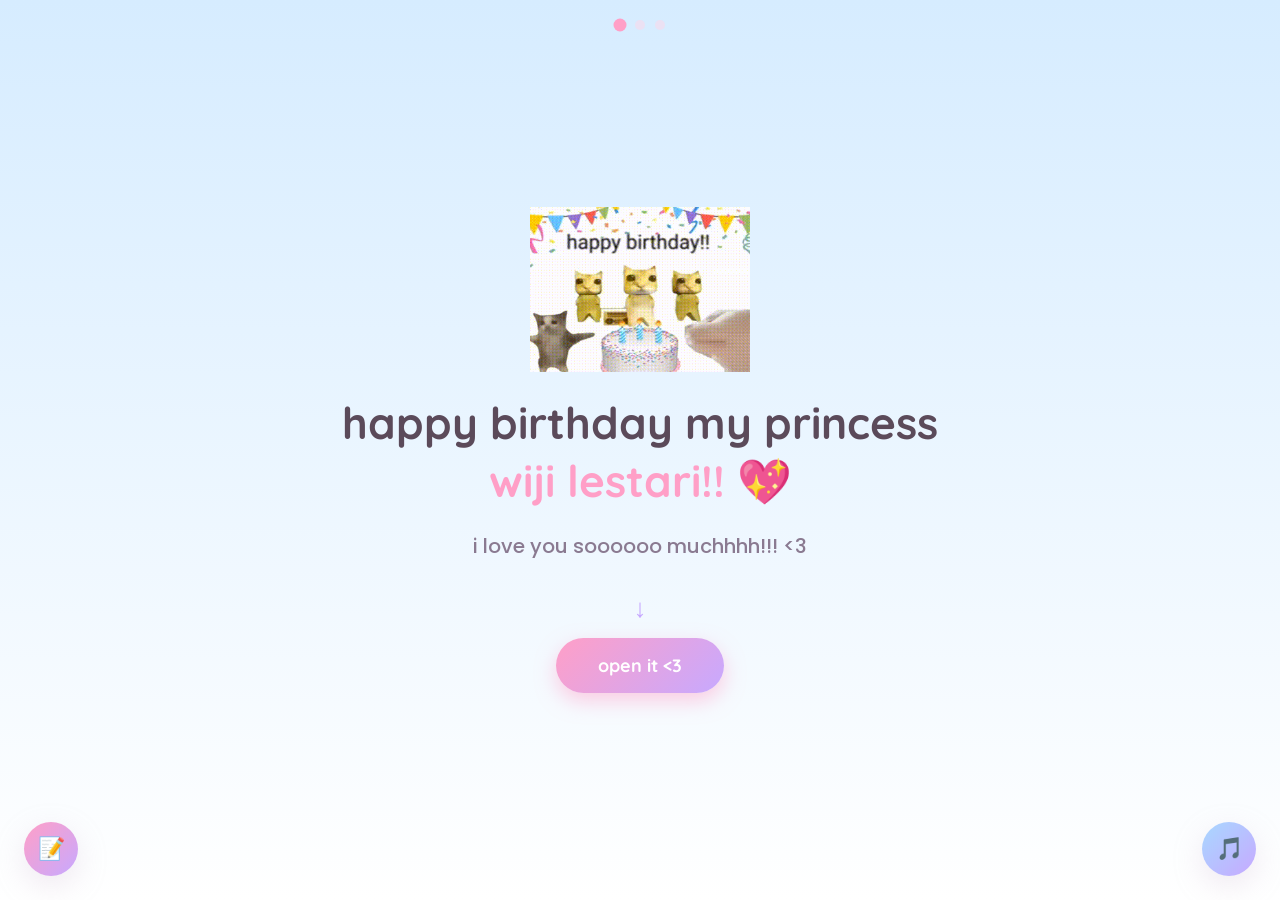
<file: index.html>
<!DOCTYPE html>
<html lang="en">
<head>
<meta charset="UTF-8">
<meta name="viewport" content="width=device-width, initial-scale=1.0">
<title>selamat hbd iyh</title>
<link rel="preconnect" href="https://fonts.googleapis.com">
<link rel="preconnect" href="https://fonts.gstatic.com" crossorigin>
<link href="https://fonts.googleapis.com/css2?family=Poppins:wght@300;400;500;600;700;800&family=Quicksand:wght@500;600;700&display=swap" rel="stylesheet">

<!-- CSS & JS dipakai bareng di semua halaman -->
<link rel="stylesheet" href="css/style.css">
</head>
<body class="blur-in-start">

  <!-- floating hearts/stars, dijalankan oleh js/script.js -->
  <div id="floating-bg"></div>

  <!-- titik navigasi kecil di atas: halaman 1 dari 3 -->
  <nav class="page-nav">
    <a href="index.html" class="active"></a>
    <a href="gallery.html"></a>
    <a href="letter.html"></a>
  </nav>

  <!-- ================================================================
       HALAMAN 1 — HERO / INTRO

       Catatan: tombol musik & elemen <audio> TIDAK ditaruh manual
       di sini lagi — sekarang dibuat otomatis lewat js/script.js
       (biar musiknya bisa terus lanjut walau pindah ke gallery.html
       atau letter.html). Kalau mau ganti lagu, edit langsung file
       assets/music.mp3, bukan di HTML ini.
  ================================================================= -->
  <section id="hero" class="page">
    <div class="hero-content">

      <!-- ⬇⬇⬇ GANTI GIF DI SINI (Hero / Welcome GIF) ⬇⬇⬇
           Sekarang masih pakai DUMMY: assets/hero.gif
           Nanti tinggal timpa file assets/hero.gif dengan GIF
           kamu sendiri (nama file HARUS SAMA: hero.gif), atau
           kalau mau nama file beda, ganti juga src di bawah ini. -->
      <div class="gif-frame">
        <img src="assets/hero.gif" alt="cute welcome gif">
      </div>
      <!-- ⬆⬆⬆ AKHIR HERO GIF ⬆⬆⬆ -->

      <h1 class="hero-title">happy birthday my princess<span> wiji lestari!!</span> 💖</h1>
      <p class="hero-subtitle">i love you soooooo muchhhh!!! &lt;3</p>

      <!-- tombol ini pindah ke HALAMAN gallery.html -->
      <div class="scroll-hint">↓</div>
    </div>
    <a href="gallery.html" class="nav-btn">open it &lt;3</a>
  </section>

  <script src="js/script.js"></script>
</body>
</html>
</file>
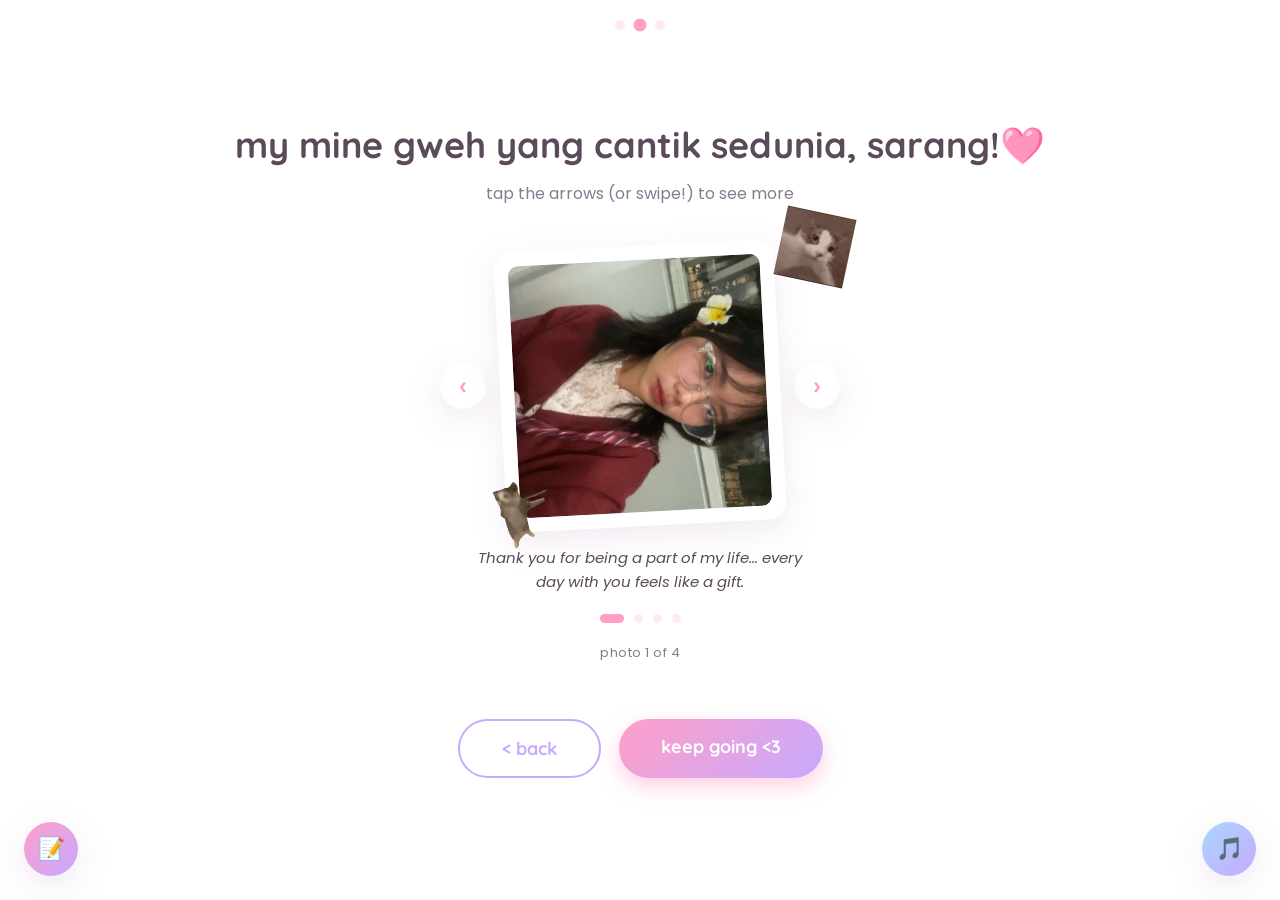
<file: gallery.html>
<!DOCTYPE html>
<html lang="en">
<head>
<meta charset="UTF-8">
<meta name="viewport" content="width=device-width, initial-scale=1.0">
<title>pretty girl</title>
<link rel="preconnect" href="https://fonts.googleapis.com">
<link rel="preconnect" href="https://fonts.gstatic.com" crossorigin>
<link href="https://fonts.googleapis.com/css2?family=Poppins:wght@300;400;500;600;700;800&family=Quicksand:wght@500;600;700&display=swap" rel="stylesheet">

<link rel="stylesheet" href="css/style.css">
</head>
<body class="blur-in-start">

  <div id="floating-bg"></div>

  <!-- titik navigasi kecil di atas: halaman 2 dari 3 -->
  <nav class="page-nav">
    <a href="index.html"></a>
    <a href="gallery.html" class="active"></a>
    <a href="letter.html"></a>
  </nav>

  <!-- ================================================================
       HALAMAN 2 — INTERACTIVE PHOTO SLIDESHOW
       Satu foto ditampilkan dalam satu waktu, dia bisa klik
       panah kiri/kanan (atau swipe di HP, atau titik dot) buat
       lihat foto berikutnya. Captionnya ganti otomatis mengikuti
       foto yang sedang tampil.
  ================================================================= -->
  <section id="gallery" class="page">
    <h2 class="gallery-heading">my mine gweh yang cantik sedunia, sarang!<span class="heart">🩷</span></h2>
    <p class="gallery-sub">tap the arrows (or swipe!) to see more</p>

    <div class="slideshow-wrap">

      <!-- ⬇ GIF dekorasi kecil di pojok — masih DUMMY: assets/sparkle1.gif
           Timpa file itu nanti dengan GIF kecil favoritmu. -->
      <div class="corner-deco">
        <img src="assets/sparkle1.gif" alt="sparkle decoration">
      </div>

      <div class="slide-stage">
        <button class="arrow-btn" id="prevBtn" aria-label="previous photo">‹</button>

        <div class="photo-stage" id="photoStage">
          <!-- foto ditata seperti polaroid dengan sedikit kemiringan -->
          <div class="polaroid" id="polaroid">
            <div class="photo-frame">
              <!-- ⬇ FOTO-FOTO ASLI DIATUR LEWAT js/gallery.js
                   (di array `photos` bagian atas file itu), bukan di
                   sini. Ganti path/caption di sana ya — <img> ini
                   cuma "layar" yang diisi otomatis oleh JavaScript. -->
              <img id="currentPhoto" src="photos/photo1.jpg" alt="memory one">
            </div>
          </div>

          <!-- ⬇ GIF dekorasi kecil di sisi kiri-bawah polaroid —
               masih DUMMY: assets/sparkle2.gif. Timpa file itu
               nanti dengan GIF kecil favoritmu. -->
          <div class="bottom-left-deco">
            <img src="assets/sparkle2.gif" alt="sparkle decoration">
          </div>
        </div>

        <button class="arrow-btn" id="nextBtn" aria-label="next photo">›</button>
      </div>

      <!-- caption ganti otomatis mengikuti foto yang tampil -->
      <p class="caption" id="currentCaption">Thank you for being a part of my life... every day with you feels like a gift.</p>

      <!-- titik-titik indikator, bisa diklik langsung ke foto tertentu -->
      <div class="dots" id="dots">
        <button class="dot active" data-index="0" aria-label="photo 1"></button>
        <button class="dot" data-index="1" aria-label="photo 2"></button>
        <button class="dot" data-index="2" aria-label="photo 3"></button>
        <button class="dot" data-index="3" aria-label="photo 4"></button>
      </div>

      <p class="counter" id="counter">photo 1 of 4</p>
    </div>

    <!-- tombol pindah halaman: balik ke hero, atau lanjut ke surat -->
    <div class="page-buttons">
      <a href="index.html" class="nav-btn secondary">&lt; back</a>
      <a href="letter.html" class="nav-btn">keep going &lt;3</a>
    </div>
  </section>

  <script src="js/script.js"></script>
  <script src="js/gallery.js"></script>
</body>
</html>
</file>
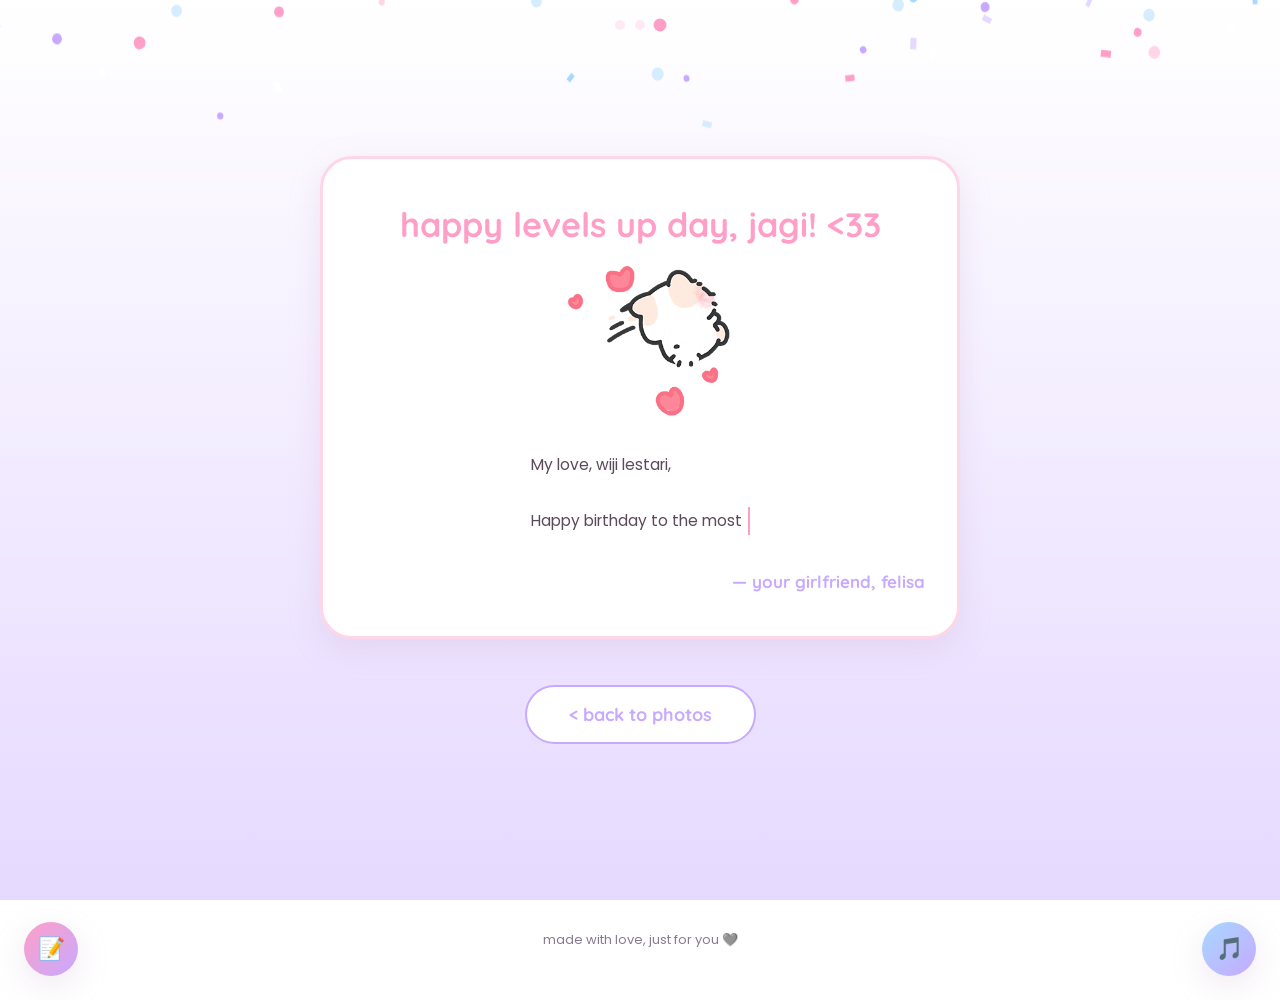
<file: letter.html>
<!DOCTYPE html>
<html lang="en">
<head>
<meta charset="UTF-8">
<meta name="viewport" content="width=device-width, initial-scale=1.0">
<title>muachh</title>
<link rel="preconnect" href="https://fonts.googleapis.com">
<link rel="preconnect" href="https://fonts.gstatic.com" crossorigin>
<link href="https://fonts.googleapis.com/css2?family=Poppins:wght@300;400;500;600;700;800&family=Quicksand:wght@500;600;700&display=swap" rel="stylesheet">

<link rel="stylesheet" href="css/style.css">
</head>
<body class="blur-in-start">

  <div id="floating-bg"></div>

  <!-- canvas confetti, dipakai oleh js/script.js -->
  <canvas id="confetti-canvas"></canvas>

  <!-- titik navigasi kecil di atas: halaman 3 dari 3 -->
  <nav class="page-nav">
    <a href="index.html"></a>
    <a href="gallery.html"></a>
    <a href="letter.html" class="active"></a>
  </nav>

  <!-- ================================================================
       HALAMAN 3 — THE BIRTHDAY LETTER & CELEBRATION
  ================================================================= -->
  <section id="letter-page" class="page">
    <div class="letter-card">
      <h2 class="letter-title">happy levels up day, jagi! &lt;33</h2>

      <!-- ⬇⬇⬇ GANTI GIF DI SINI (Final Celebration GIF) ⬇⬇⬇
           Masih DUMMY: assets/celebration.gif
           Timpa file itu dengan GIF ulang tahun/kue/confetti
           favoritmu (nama file harus sama: celebration.gif) -->
      <div class="celebration-gif-frame">
        <img src="assets/celebration.gif" alt="celebration gif">
      </div>
      <!-- ⬆⬆⬆ AKHIR CELEBRATION GIF ⬆⬆⬆ -->

      <!-- -----------------------------------------------------------
           TEKS SURAT ULANG TAHUN
           Isi suratnya ADA DI FILE js/script.js, di variabel
           `letterMessage`. Edit di sana, bukan di sini — <p> ini
           cuma wadah kosong yang diisi otomatis lewat JavaScript
           (efek ngetik/typewriter).
      ----------------------------------------------------------- -->
      <div class="letter-box">
        <p id="letter-text"></p>
      </div>

      <p class="signature">— your girlfriend, felisa</p>
    </div>

    <!-- tombol balik ke galeri foto -->
    <div class="page-buttons">
      <a href="gallery.html" class="nav-btn secondary">&lt; back to photos</a>
    </div>
  </section>

  <footer>made with love, just for you 🩶</footer>

  <script src="js/script.js"></script>
</body>
</html>
</file>
<file: css/style.css>
/* ============================================================
   1. ROOT VARIABLES — palet warna seluruh web ada di sini.
      Ganti nilai ini kalau mau ubah tema warna semuanya.
============================================================ */
:root{
  --white:        #ffffff;
  --cream:        #fffaf9;
  --pastel-pink:  #ffd6e8;
  --pastel-pink-deep: #ff9fc7;
  --pastel-blue:  #d6ecff;
  --pastel-blue-deep: #a8d8ff;
  --pastel-lavender: #e6d9ff;
  --pastel-lavender-deep: #c7a9ff;
  --text-dark:    #5b4a5a;
  --text-soft:    #8a7a91;
  --shadow-soft:  0 10px 30px rgba(200, 170, 200, 0.25);
}

*{ margin:0; padding:0; box-sizing:border-box; }

html{ scroll-behavior: smooth; }

/* ============================================================
   PAGE-TO-PAGE TRANSITION (blur + fade)
   Body mulai blur pas load, lalu perlahan jadi jelas.
   Pas klik link ke halaman lain, body blur keluar dulu baru
   pindah halaman. Diatur lewat js/script.js.
============================================================ */
body{
  font-family: 'Poppins', sans-serif;
  background: var(--white);
  color: var(--text-dark);
  overflow-x: hidden;
  position: relative;
  min-height: 100vh;
  opacity: 1;
  filter: blur(0);
  transition: opacity 0.65s ease, filter 0.65s ease;
}

body.blur-in-start{
  opacity: 0;
  filter: blur(16px);
  transition: none;
}

body.blur-out{
  opacity: 0;
  filter: blur(16px);
}

h1, h2, h3, .heading-font{
  font-family: 'Quicksand', sans-serif;
}

.page{
  position: relative;
  width: 100%;
  min-height: 100vh;
  display: flex;
  flex-direction: column;
  align-items: center;
  justify-content: center;
  padding: 80px 20px;
  text-align: center;
}

/* ============================================================
   FLOATING HEARTS / STARS BACKGROUND LAYER
============================================================ */
#floating-bg{
  position: fixed;
  top: 0; left: 0;
  width: 100%; height: 100%;
  overflow: hidden;
  pointer-events: none;
  z-index: 1;
}

.floaty{
  position: absolute;
  bottom: -50px;
  font-size: 22px;
  opacity: 0.7;
  animation: floatUp linear infinite;
  user-select: none;
}

@keyframes floatUp{
  0%   { transform: translateY(0) rotate(0deg); opacity: 0; }
  10%  { opacity: 0.8; }
  100% { transform: translateY(-110vh) rotate(360deg); opacity: 0; }
}

/* ============================================================
   NAV DOTS — indikator halaman kecil (1/2/3) di atas
============================================================ */
.page-nav{
  position: fixed;
  top: 20px;
  left: 50%;
  transform: translateX(-50%);
  display: flex;
  gap: 10px;
  z-index: 50;
}

.page-nav a{
  width: 10px;
  height: 10px;
  border-radius: 50%;
  background: var(--pastel-pink);
  opacity: 0.5;
  transition: opacity 0.2s ease, transform 0.2s ease;
}

.page-nav a.active{
  opacity: 1;
  transform: scale(1.3);
  background: var(--pastel-pink-deep);
}

/* ============================================================
   HERO PAGE (index.html)
============================================================ */
#hero{
  background: linear-gradient(180deg, var(--pastel-blue) 0%, var(--white) 100%);
  z-index: 2;
}

.hero-content{
  position: relative;
  z-index: 2;
  max-width: 600px;
  display: flex;
  flex-direction: column;
  align-items: center;
  gap: 22px;
}

/* -------------------------------------------------------------
   GIF CONTAINER — TANPA FRAME
   GIF ditampilkan polos apa adanya (nggak dipotong lingkaran,
   nggak ada border/shadow). Cuma dibatasi lebar maksimalnya biar
   tetap rapi & responsive.
------------------------------------------------------------- */
.gif-frame{
  max-width: 220px;
  width: 100%;
  display: flex;
  align-items: center;
  justify-content: center;
}

.gif-frame img{
  width: 100%;
  height: auto;
  display: block;
}

.hero-title{
  font-size: clamp(28px, 6vw, 44px);
  font-weight: 800;
  color: var(--text-dark);
  line-height: 1.3;
}

.hero-title span{ color: var(--pastel-pink-deep); }

.hero-subtitle{
  font-size: clamp(16px, 3vw, 20px);
  font-weight: 500;
  color: var(--text-soft);
}

.nav-btn{
  margin-top: 10px;
  padding: 16px 42px;
  font-family: 'Quicksand', sans-serif;
  font-size: 18px;
  font-weight: 700;
  color: var(--white);
  background: linear-gradient(135deg, var(--pastel-pink-deep), var(--pastel-lavender-deep));
  border: none;
  border-radius: 50px;
  cursor: pointer;
  box-shadow: 0 8px 20px rgba(255, 159, 199, 0.5);
  transition: transform 0.25s ease, box-shadow 0.25s ease;
  text-decoration: none;
  display: inline-block;
}

.nav-btn:hover{
  transform: translateY(-4px) scale(1.05);
  box-shadow: 0 12px 26px rgba(255, 159, 199, 0.6);
}

.nav-btn:active{ transform: translateY(-1px) scale(0.98); }

.nav-btn.secondary{
  background: var(--white);
  color: var(--pastel-lavender-deep);
  border: 2px solid var(--pastel-lavender-deep);
  box-shadow: none;
}

.scroll-hint{
  margin-top: 6px;
  font-size: 26px;
  animation: bounce 1.6s ease-in-out infinite;
  color: var(--pastel-lavender-deep);
}

@keyframes bounce{
  0%, 100% { transform: translateY(0); }
  50%      { transform: translateY(10px); }
}

/* ============================================================
   CUTE FLOATING MUSIC BUTTON (index.html)
============================================================ */
.music-btn{
  position: fixed;
  bottom: 24px;
  right: 24px;
  width: 54px;
  height: 54px;
  border-radius: 50%;
  border: none;
  cursor: pointer;
  background: linear-gradient(135deg, var(--pastel-blue-deep), var(--pastel-lavender-deep));
  box-shadow: var(--shadow-soft);
  display: flex;
  align-items: center;
  justify-content: center;
  z-index: 60;
  transition: transform 0.25s ease, box-shadow 0.25s ease;
}

.music-btn:hover{
  transform: scale(1.08);
  box-shadow: 0 12px 26px rgba(168, 216, 255, 0.6);
}

.music-btn:active{ transform: scale(0.95); }

.music-icon{
  font-size: 22px;
  transition: transform 0.3s ease;
}

/* gentle continuous spin while the song is playing */
.music-btn.playing .music-icon{
  animation: spinNote 3s linear infinite;
}

@keyframes spinNote{
  from{ transform: rotate(0deg); }
  to{ transform: rotate(360deg); }
}

/* soft pulsing ring around the button while playing */
.music-btn.playing::after{
  content: '';
  position: absolute;
  inset: -6px;
  border-radius: 50%;
  border: 2px solid var(--pastel-blue-deep);
  opacity: 0.6;
  animation: pulseRing 1.8s ease-out infinite;
}

@keyframes pulseRing{
  0%   { transform: scale(0.9); opacity: 0.6; }
  100% { transform: scale(1.5); opacity: 0; }
}

/* tiny musical notes that float up from the button while playing */
.music-note{
  position: absolute;
  top: 0;
  left: 50%;
  font-size: 14px;
  pointer-events: none;
  animation: noteFloat 1.4s ease-out forwards;
}

@keyframes noteFloat{
  0%   { transform: translate(-50%, 0) translateX(0) scale(0.8); opacity: 0; }
  15%  { opacity: 1; }
  100% { transform: translate(-50%, -60px) translateX(var(--drift, 0px)) scale(1.1); opacity: 0; }
}

@media (max-width: 640px){
  .music-btn{
    width: 46px;
    height: 46px;
    bottom: 18px;
    right: 18px;
  }
  .music-icon{ font-size: 18px; }
}

/* ============================================================
   HER LITTLE NOTE — tombol + kertas catatan yang bisa diedit
============================================================ */
.note-btn{
  position: fixed;
  bottom: 24px;
  left: 24px;
  width: 54px;
  height: 54px;
  border-radius: 50%;
  border: none;
  cursor: pointer;
  background: linear-gradient(135deg, var(--pastel-pink-deep), var(--pastel-lavender-deep));
  box-shadow: var(--shadow-soft);
  display: flex;
  align-items: center;
  justify-content: center;
  z-index: 60;
  transition: transform 0.25s ease, box-shadow 0.25s ease;
}

.note-btn:hover{
  transform: scale(1.08) rotate(-4deg);
  box-shadow: 0 12px 26px rgba(255, 159, 199, 0.6);
}

.note-btn:active{ transform: scale(0.95); }

.note-icon{ font-size: 22px; }

/* dark soft backdrop behind the note */
.note-overlay{
  position: fixed;
  inset: 0;
  background: rgba(91, 74, 90, 0.35);
  backdrop-filter: blur(4px);
  display: flex;
  align-items: center;
  justify-content: center;
  padding: 20px;
  z-index: 1000;
  opacity: 0;
  pointer-events: none;
  transition: opacity 0.35s ease;
}

.note-overlay.open{
  opacity: 1;
  pointer-events: all;
}

/* the little sticky note itself */
.note-paper{
  position: relative;
  width: 100%;
  max-width: 420px;
  background: var(--cream);
  border-radius: 18px;
  padding: 30px 26px 22px;
  box-shadow: 0 20px 50px rgba(91, 74, 90, 0.35);
  transform: scale(0.9) rotate(-1deg);
  transition: transform 0.35s ease;
  border: 2px dashed var(--pastel-pink-deep);
}

.note-overlay.open .note-paper{
  transform: scale(1) rotate(-1deg);
}

.note-close{
  position: absolute;
  top: 14px;
  right: 16px;
  width: 30px;
  height: 30px;
  border-radius: 50%;
  border: none;
  background: var(--white);
  color: var(--text-soft);
  font-size: 14px;
  cursor: pointer;
  box-shadow: var(--shadow-soft);
  transition: transform 0.2s ease, color 0.2s ease;
}

.note-close:hover{
  transform: scale(1.1) rotate(90deg);
  color: var(--pastel-pink-deep);
}

.note-title{
  font-size: 20px;
  font-weight: 700;
  color: var(--pastel-pink-deep);
  margin-bottom: 6px;
  padding-right: 26px;
}

.note-hint{
  font-size: 13px;
  color: var(--text-soft);
  margin-bottom: 16px;
  line-height: 1.5;
}

.note-textarea{
  width: 100%;
  min-height: 220px;
  border: none;
  background: repeating-linear-gradient(
    to bottom,
    var(--cream),
    var(--cream) 31px,
    var(--pastel-pink) 32px
  );
  background-attachment: local;
  font-family: 'Poppins', sans-serif;
  font-size: 14.5px;
  line-height: 32px;
  color: var(--text-dark);
  resize: vertical;
  outline: none;
  padding: 0 2px;
}

.note-textarea::placeholder{
  color: var(--text-soft);
  opacity: 0.7;
}

.note-saved{
  display: block;
  text-align: right;
  font-size: 12px;
  font-weight: 600;
  color: var(--pastel-lavender-deep);
  opacity: 0;
  transition: opacity 0.3s ease;
  margin-top: 6px;
}

.note-saved.show{ opacity: 1; }

@media (max-width: 640px){
  .note-btn{
    width: 46px;
    height: 46px;
    bottom: 18px;
    left: 18px;
  }
  .note-icon{ font-size: 18px; }
  .note-paper{ padding: 26px 20px 18px; }
  .note-textarea{ min-height: 180px; }
}

/* ============================================================
   GALLERY PAGE (gallery.html) — INTERACTIVE SLIDESHOW
============================================================ */
#gallery{
  background: var(--white);
  z-index: 2;
  gap: 10px;
}

.gallery-heading{
  font-size: clamp(26px, 5vw, 36px);
  font-weight: 700;
  color: var(--text-dark);
  margin-bottom: 4px;
}

.gallery-heading .heart{ color: var(--pastel-pink-deep); }

.gallery-sub{
  color: var(--text-soft);
  margin-bottom: 30px;
  font-size: 16px;
}

.slideshow-wrap{
  position: relative;
  width: 100%;
  max-width: 460px;
  display: flex;
  flex-direction: column;
  align-items: center;
  gap: 20px;
}

/* small decorative gif floating in the corner of the slideshow */
.corner-deco{
  position: absolute;
  top: -34px;
  right: 20px;
  width: 70px;
  height: 70px;
  z-index: 3;
  transform: rotate(12deg);
  pointer-events: none;
}

.corner-deco img{
  width: 100%;
  height: 100%;
  object-fit: contain;
}

/* small decorative gif tucked at the bottom-left of the polaroid */
.bottom-left-deco{
  position: absolute;
  width: 90px;   /* ← ubah angka ini */
  height: 90px;  /* ← samain sama width */
  bottom: -34px; /* geser makin negatif kalau GIF makin gede, biar posisinya pas */
  left: -34px;
  z-index: 3;
  transform: rotate(-10deg);
  pointer-events: none;
}

.bottom-left-deco img{
  width: 100%;
  height: 100%;
  object-fit: contain;
}

.slide-stage{
  display: flex;
  align-items: center;
  justify-content: center;
  gap: 14px;
  width: 100%;
}

/* -------------------------------------------------------------
   ARROW BUTTONS — prev / next
------------------------------------------------------------- */
.arrow-btn{
  flex-shrink: 0;
  width: 46px;
  height: 46px;
  border-radius: 50%;
  border: none;
  background: var(--white);
  color: var(--pastel-pink-deep);
  font-size: 24px;
  font-weight: 700;
  cursor: pointer;
  box-shadow: var(--shadow-soft);
  display: flex;
  align-items: center;
  justify-content: center;
  transition: transform 0.2s ease, background 0.2s ease, color 0.2s ease;
  line-height: 1;
}

.arrow-btn:hover{
  transform: scale(1.12);
  background: var(--pastel-pink-deep);
  color: var(--white);
}

.arrow-btn:active{ transform: scale(0.94); }

/* -------------------------------------------------------------
   PHOTO STAGE — polaroid-style frame with slow blur transition
------------------------------------------------------------- */
.photo-stage{
  position: relative;
  width: 280px;
  height: 280px;
  flex-shrink: 0;
}

.polaroid{
  position: relative;
  width: 100%;
  height: 100%;
  background: var(--white);
  border-radius: 18px;
  padding: 14px 14px 14px;
  box-shadow: var(--shadow-soft);
  transform: rotate(var(--tilt, -2deg));
  transition: transform 0.3s ease;
  cursor: pointer;
}

.polaroid:hover{ transform: rotate(0deg) scale(1.02); }

.photo-frame{
  width: 100%;
  height: 100%;
  border-radius: 10px;
  overflow: hidden;
  background: var(--pastel-blue);
}

.photo-frame img{
  width: 100%;
  height: 100%;
  object-fit: cover;
  display: block;
  /* the slow, sweet blur+fade transition happens here */
  transition: opacity 0.55s ease, filter 0.55s ease, transform 0.55s ease;
  opacity: 1;
  filter: blur(0);
  transform: scale(1);
}

.photo-frame img.is-transitioning{
  opacity: 0;
  filter: blur(14px);
  transform: scale(1.06);
}

/* little floating hearts that pop when the photo is tapped */
.mini-heart{
  position: absolute;
  font-size: 18px;
  pointer-events: none;
  animation: miniHeartPop 1s ease-out forwards;
  z-index: 5;
}

@keyframes miniHeartPop{
  0%   { transform: translateY(0) scale(0.6); opacity: 0; }
  15%  { opacity: 1; }
  100% { transform: translateY(-70px) scale(1.1); opacity: 0; }
}

/* -------------------------------------------------------------
   CAPTION — fades along with the photo
------------------------------------------------------------- */
.caption{
  font-size: 15px;
  color: var(--text-dark);
  font-style: italic;
  line-height: 1.6;
  padding: 0 16px;
  min-height: 48px;
  max-width: 380px;
  transition: opacity 0.5s ease, filter 0.5s ease;
  opacity: 1;
  filter: blur(0);
}

.caption.is-transitioning{
  opacity: 0;
  filter: blur(6px);
}

/* -------------------------------------------------------------
   PROGRESS DOTS + COUNTER
------------------------------------------------------------- */
.dots{
  display: flex;
  gap: 10px;
}

.dot{
  width: 9px;
  height: 9px;
  border-radius: 50%;
  border: none;
  background: var(--pastel-pink);
  opacity: 0.5;
  cursor: pointer;
  transition: all 0.25s ease;
  padding: 0;
}

.dot.active{
  opacity: 1;
  width: 24px;
  border-radius: 6px;
  background: var(--pastel-pink-deep);
}

.counter{
  font-size: 13px;
  color: var(--text-soft);
  letter-spacing: 0.5px;
}

.page-buttons{
  display: flex;
  gap: 18px;
  margin-top: 36px;
  flex-wrap: wrap;
  justify-content: center;
}

/* ============================================================
   LETTER PAGE (letter.html)
============================================================ */
#letter-page{
  background: linear-gradient(180deg, var(--white) 0%, var(--pastel-lavender) 100%);
  z-index: 2;
}

.letter-card{
  max-width: 640px;
  width: 100%;
  background: var(--white);
  border-radius: 32px;
  padding: 44px 32px;
  box-shadow: var(--shadow-soft);
  display: flex;
  flex-direction: column;
  align-items: center;
  gap: 20px;
  border: 3px solid var(--pastel-pink);
}

.letter-title{
  font-size: clamp(24px, 5vw, 34px);
  font-weight: 800;
  color: var(--pastel-pink-deep);
}

/* GIF ditampilkan polos, tanpa frame/border/shadow */
.celebration-gif-frame{
  max-width: 180px;
  width: 100%;
}

.celebration-gif-frame img{
  width: 100%;
  height: auto;
  display: block;
}

.letter-box{
  max-height: 320px;
  overflow-y: auto;
  text-align: left;
  padding: 10px 8px;
  font-size: 15.5px;
  line-height: 1.8;
  color: var(--text-dark);
  scrollbar-width: thin;
  scrollbar-color: var(--pastel-pink-deep) var(--cream);
}

.letter-box::-webkit-scrollbar{ width: 6px; }
.letter-box::-webkit-scrollbar-thumb{
  background: var(--pastel-pink-deep);
  border-radius: 10px;
}

#letter-text .cursor{
  display: inline-block;
  width: 2px;
  background: var(--pastel-pink-deep);
  margin-left: 2px;
  animation: blink 0.8s step-end infinite;
}

@keyframes blink{ 50% { opacity: 0; } }

.signature{
  margin-top: 6px;
  font-family: 'Quicksand', sans-serif;
  font-weight: 700;
  font-size: 17px;
  color: var(--pastel-lavender-deep);
  align-self: flex-end;
}

#confetti-canvas{
  position: fixed;
  top: 0; left: 0;
  width: 100%;
  height: 100%;
  pointer-events: none;
  z-index: 999;
}

footer{
  text-align: center;
  padding: 30px 10px 50px;
  color: var(--text-soft);
  font-size: 13px;
  z-index: 2;
  position: relative;
}

/* ============================================================
   RESPONSIVE — MOBILE
============================================================ */
@media (max-width: 640px){
  .gif-frame{ max-width: 170px; }
  .celebration-gif-frame{ max-width: 150px; }
  .letter-card{ padding: 32px 20px; }
  .page{ padding: 60px 16px; }
  .page-nav{ top: 14px; }
  .photo-stage{ width: 220px; height: 220px; }
  .arrow-btn{ width: 40px; height: 40px; font-size: 20px; }
  .corner-deco{ width: 46px; height: 46px; top: -26px; right: 0; }
  .bottom-left-deco{ width: 40px; height: 40px; bottom: -12px; left: -12px; }
}

@media (prefers-reduced-motion: reduce){
  .floaty, .scroll-hint, #letter-text .cursor{ animation: none !important; }
  html{ scroll-behavior: auto; }
  body{ transition: none; }
}
</file>
